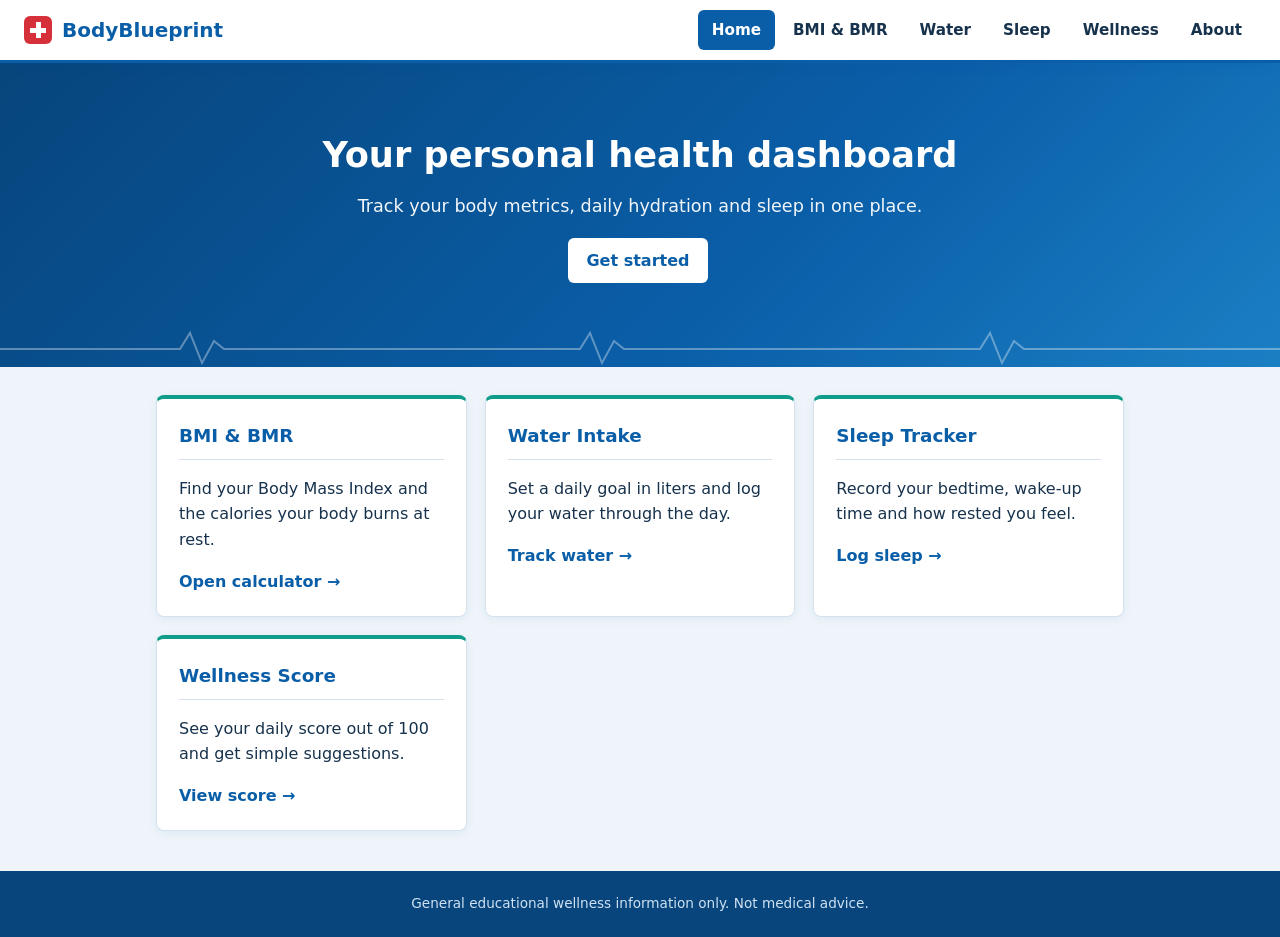
<file: Index.html>
<!DOCTYPE html>
<html lang="en">
<head>
<meta charset="UTF-8">
<meta name="viewport" content="width=device-width, initial-scale=1">
<title>Home - BodyBlueprint HealthHub</title>
<link rel="stylesheet" href="style.css">
</head>
<body>
<nav class="navbar"><a class="brand" href="index.html">BodyBlueprint</a><ul><li><a href="index.html" class="active">Home</a></li><li><a href="bmi.html">BMI &amp; BMR</a></li><li><a href="water.html">Water</a></li><li><a href="sleep.html">Sleep</a></li><li><a href="wellness.html">Wellness</a></li><li><a href="about.html">About</a></li></ul></nav>
<header class="hero"><h1>Your personal health dashboard</h1><p>Track your body metrics, daily hydration and sleep in one place.</p><a class="btn" href="bmi.html" style="display:inline-block;margin-top:14px;background:#fff;color:#0a5ea8;">Get started</a></header>
<main class="container">
<section class="card"><h2>BMI &amp; BMR</h2><p>Find your Body Mass Index and the calories your body burns at rest.</p><a class="link-btn" href="bmi.html">Open calculator</a></section>
<section class="card"><h2>Water Intake</h2><p>Set a daily goal in liters and log your water through the day.</p><a class="link-btn" href="water.html">Track water</a></section>
<section class="card"><h2>Sleep Tracker</h2><p>Record your bedtime, wake-up time and how rested you feel.</p><a class="link-btn" href="sleep.html">Log sleep</a></section>
<section class="card"><h2>Wellness Score</h2><p>See your daily score out of 100 and get simple suggestions.</p><a class="link-btn" href="wellness.html">View score</a></section>
</main>
<footer class="footer"><p>General educational wellness information only. Not medical advice.</p></footer>
</body>
</html>
</file>
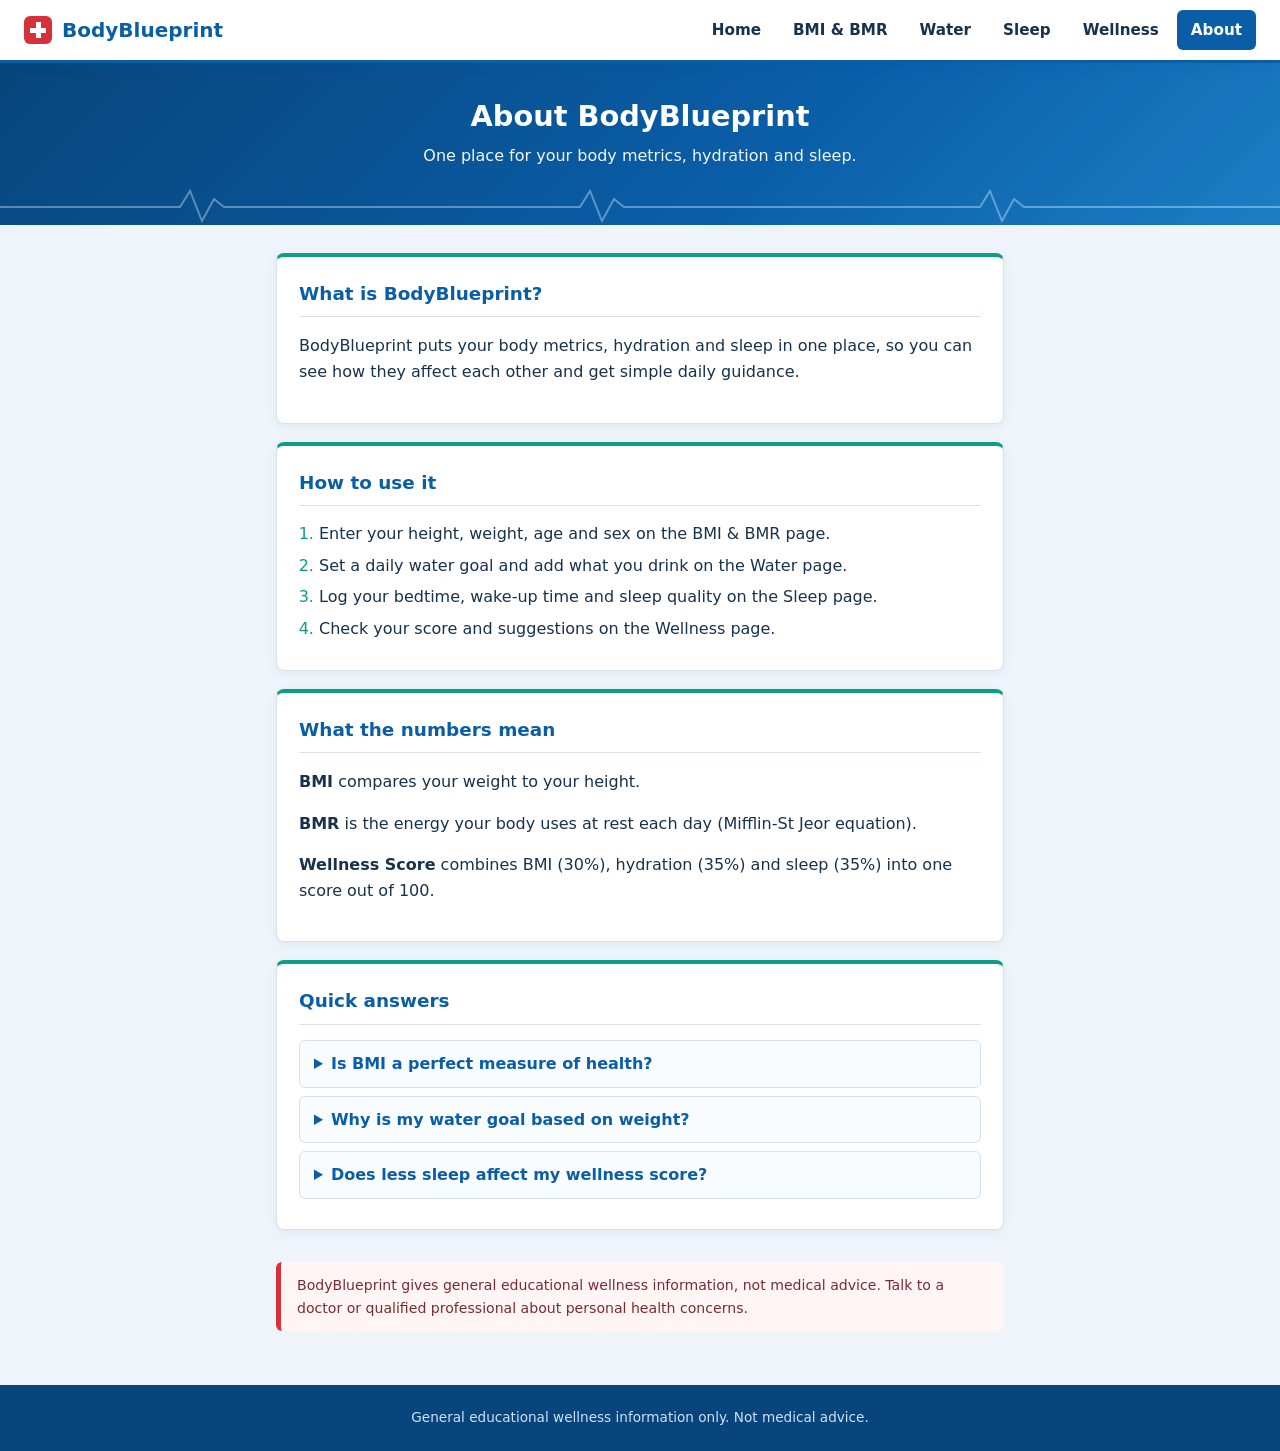
<file: About.html>
<!DOCTYPE html>
<html lang="en">
<head>
<meta charset="UTF-8">
<meta name="viewport" content="width=device-width, initial-scale=1">
<title>About - BodyBlueprint HealthHub</title>
<link rel="stylesheet" href="style.css">
</head>
<body>
<nav class="navbar"><a class="brand" href="index.html">BodyBlueprint</a><ul><li><a href="index.html">Home</a></li><li><a href="bmi.html">BMI &amp; BMR</a></li><li><a href="water.html">Water</a></li><li><a href="sleep.html">Sleep</a></li><li><a href="wellness.html">Wellness</a></li><li><a href="about.html" class="active">About</a></li></ul></nav>
<header class="page-title"><h1>About BodyBlueprint</h1><p>One place for your body metrics, hydration and sleep.</p></header>
<main class="container narrow">
<section class="card"><h2>What is BodyBlueprint?</h2><p>BodyBlueprint puts your body metrics, hydration and sleep in one place, so you can see how they affect each other and get simple daily guidance.</p></section>
<section class="card"><h2>How to use it</h2><ol class="tips">
<li>Enter your height, weight, age and sex on the BMI &amp; BMR page.</li>
<li>Set a daily water goal and add what you drink on the Water page.</li>
<li>Log your bedtime, wake-up time and sleep quality on the Sleep page.</li>
<li>Check your score and suggestions on the Wellness page.</li></ol></section>
<section class="card"><h2>What the numbers mean</h2>
<p><strong>BMI</strong> compares your weight to your height.</p>
<p><strong>BMR</strong> is the energy your body uses at rest each day (Mifflin-St Jeor equation).</p>
<p><strong>Wellness Score</strong> combines BMI (30%), hydration (35%) and sleep (35%) into one score out of 100.</p></section>
<section class="card"><h2>Quick answers</h2>
<details><summary>Is BMI a perfect measure of health?</summary><p>No. It does not separate muscle from fat, so athletes and older adults may get misleading results. Treat it as one indicator.</p></details>
<details><summary>Why is my water goal based on weight?</summary><p>Larger bodies generally need more fluid. Climate, activity and health also matter, so adjust the goal to suit you.</p></details>
<details><summary>Does less sleep affect my wellness score?</summary><p>Yes. Sleep makes up 35% of the score, and regularly sleeping under 7 hours lowers it.</p></details></section>
<p class="disclaimer">BodyBlueprint gives general educational wellness information, not medical advice. Talk to a doctor or qualified professional about personal health concerns.</p>
</main>
<footer class="footer"><p>General educational wellness information only. Not medical advice.</p></footer>
</body>
</html>
</file>
<file: style.css>
:root{--blue:#0a5ea8;--blue-dark:#07457c;--teal:#0f9d8a;--red:#d6303b;--bg:#eef4f9;--line:#d5e2ee;--text:#17324d;--muted:#5d7388}
*{box-sizing:border-box}
body{margin:0;font-family:"Segoe UI",system-ui,-apple-system,Roboto,Arial,sans-serif;background:var(--bg);color:var(--text);line-height:1.6}
.navbar{background:#fff;border-bottom:3px solid var(--blue);display:flex;flex-wrap:wrap;align-items:center;justify-content:space-between;padding:10px 24px;position:sticky;top:0;z-index:10;box-shadow:0 2px 10px rgba(10,94,168,.1)}
.brand{display:flex;align-items:center;gap:10px;color:var(--blue);font-weight:700;font-size:1.25rem;text-decoration:none}
.brand::before{content:"";width:28px;height:28px;border-radius:6px;background:linear-gradient(#fff,#fff) center/16px 5px no-repeat,linear-gradient(#fff,#fff) center/5px 16px no-repeat,var(--red)}
.navbar ul{list-style:none;margin:0;padding:0;display:flex;flex-wrap:wrap;gap:4px}
.navbar li a{display:block;color:var(--text);text-decoration:none;padding:8px 14px;border-radius:6px;font-weight:600;font-size:.95rem}
.navbar li a:hover{background:#e3eef8;color:var(--blue)}
.navbar li a.active{background:var(--blue);color:#fff}
.hero,.page-title{background-color:var(--blue);background-image:url("data:image/svg+xml,%3Csvg xmlns='http://www.w3.org/2000/svg' width='400' height='40' viewBox='0 0 400 40'%3E%3Cpolyline points='0,22 120,22 140,22 150,6 162,36 174,14 184,22 400,22' fill='none' stroke='white' stroke-opacity='0.35' stroke-width='2'/%3E%3C/svg%3E"),linear-gradient(135deg,var(--blue-dark),var(--blue) 60%,#1b7fc4);background-repeat:repeat-x,no-repeat;background-position:bottom,center;background-size:400px 40px,cover;color:#fff;text-align:center}
.hero{padding:64px 16px 80px}.hero h1{margin:0 0 8px;font-size:2.2rem}.hero p{margin:4px 0;font-size:1.1rem;opacity:.95}
.page-title{padding:30px 16px 56px}.page-title h1{margin:0 0 4px;font-size:1.8rem}.page-title p{margin:0;opacity:.95}
.container{max-width:1000px;margin:0 auto;padding:28px 16px 40px;display:grid;grid-template-columns:repeat(auto-fit,minmax(240px,1fr));gap:18px}
.container.narrow{max-width:760px;grid-template-columns:1fr}
.card{background:#fff;border:1px solid var(--line);border-top:4px solid var(--teal);border-radius:8px;padding:22px;box-shadow:0 2px 10px rgba(10,94,168,.07)}
.card h2{margin-top:0;padding-bottom:8px;border-bottom:1px solid var(--line);font-size:1.15rem;color:var(--blue)}
.field{margin-bottom:14px}
label{display:block;font-size:.85rem;font-weight:600;color:var(--muted);margin-bottom:4px}
input,select{width:100%;padding:10px 12px;font:inherit;color:var(--text);border:1px solid #b9cde0;border-radius:6px;background:#f9fcff}
input:focus,select:focus{outline:3px solid rgba(10,94,168,.25);border-color:var(--blue)}
.btn{font:inherit;font-weight:600;cursor:pointer;border:none;border-radius:6px;padding:10px 18px;margin:4px 4px 4px 0;background:var(--blue);color:#fff;text-decoration:none;transition:background .2s}
.btn:hover{background:var(--blue-dark)}
.btn-outline{background:#fff;color:var(--blue);border:1px solid var(--blue)}.btn-outline:hover{background:#e3eef8}
.link-btn{display:inline-block;color:var(--blue);font-weight:600;text-decoration:none}.link-btn::after{content:" \2192"}.link-btn:hover{text-decoration:underline}
.score{font-weight:700;color:var(--teal);margin:0 0 8px}
.tips{padding-left:20px;margin:0}.tips li{margin-bottom:6px}.tips li::marker{color:var(--teal)}
table{width:100%;border-collapse:collapse;min-width:420px}
th,td{padding:10px 12px;text-align:left;border-bottom:1px solid var(--line)}
th{background:#e3eef8;color:var(--blue-dark);font-size:.9rem}
tbody tr:nth-child(even){background:#f6fafd}tbody tr:hover{background:#e9f3fb}
.dot{display:inline-block;width:10px;height:10px;border-radius:50%;margin-right:8px}
meter{accent-color:var(--teal)}
details{border:1px solid var(--line);border-radius:6px;padding:10px 14px;margin-bottom:8px;background:#f9fcff}
summary{cursor:pointer;font-weight:600;color:var(--blue)}details p{margin:8px 0 0;color:var(--muted)}
.disclaimer{padding:12px 16px;border-left:5px solid var(--red);background:#fff5f5;border-radius:6px;font-size:.88rem;color:#7a2b30}
.footer{text-align:center;padding:22px 16px;background:var(--blue-dark);color:#cfe2f3;font-size:.85rem}.footer p{margin:0}
@media(max-width:600px){.navbar{justify-content:center}}
</file>
